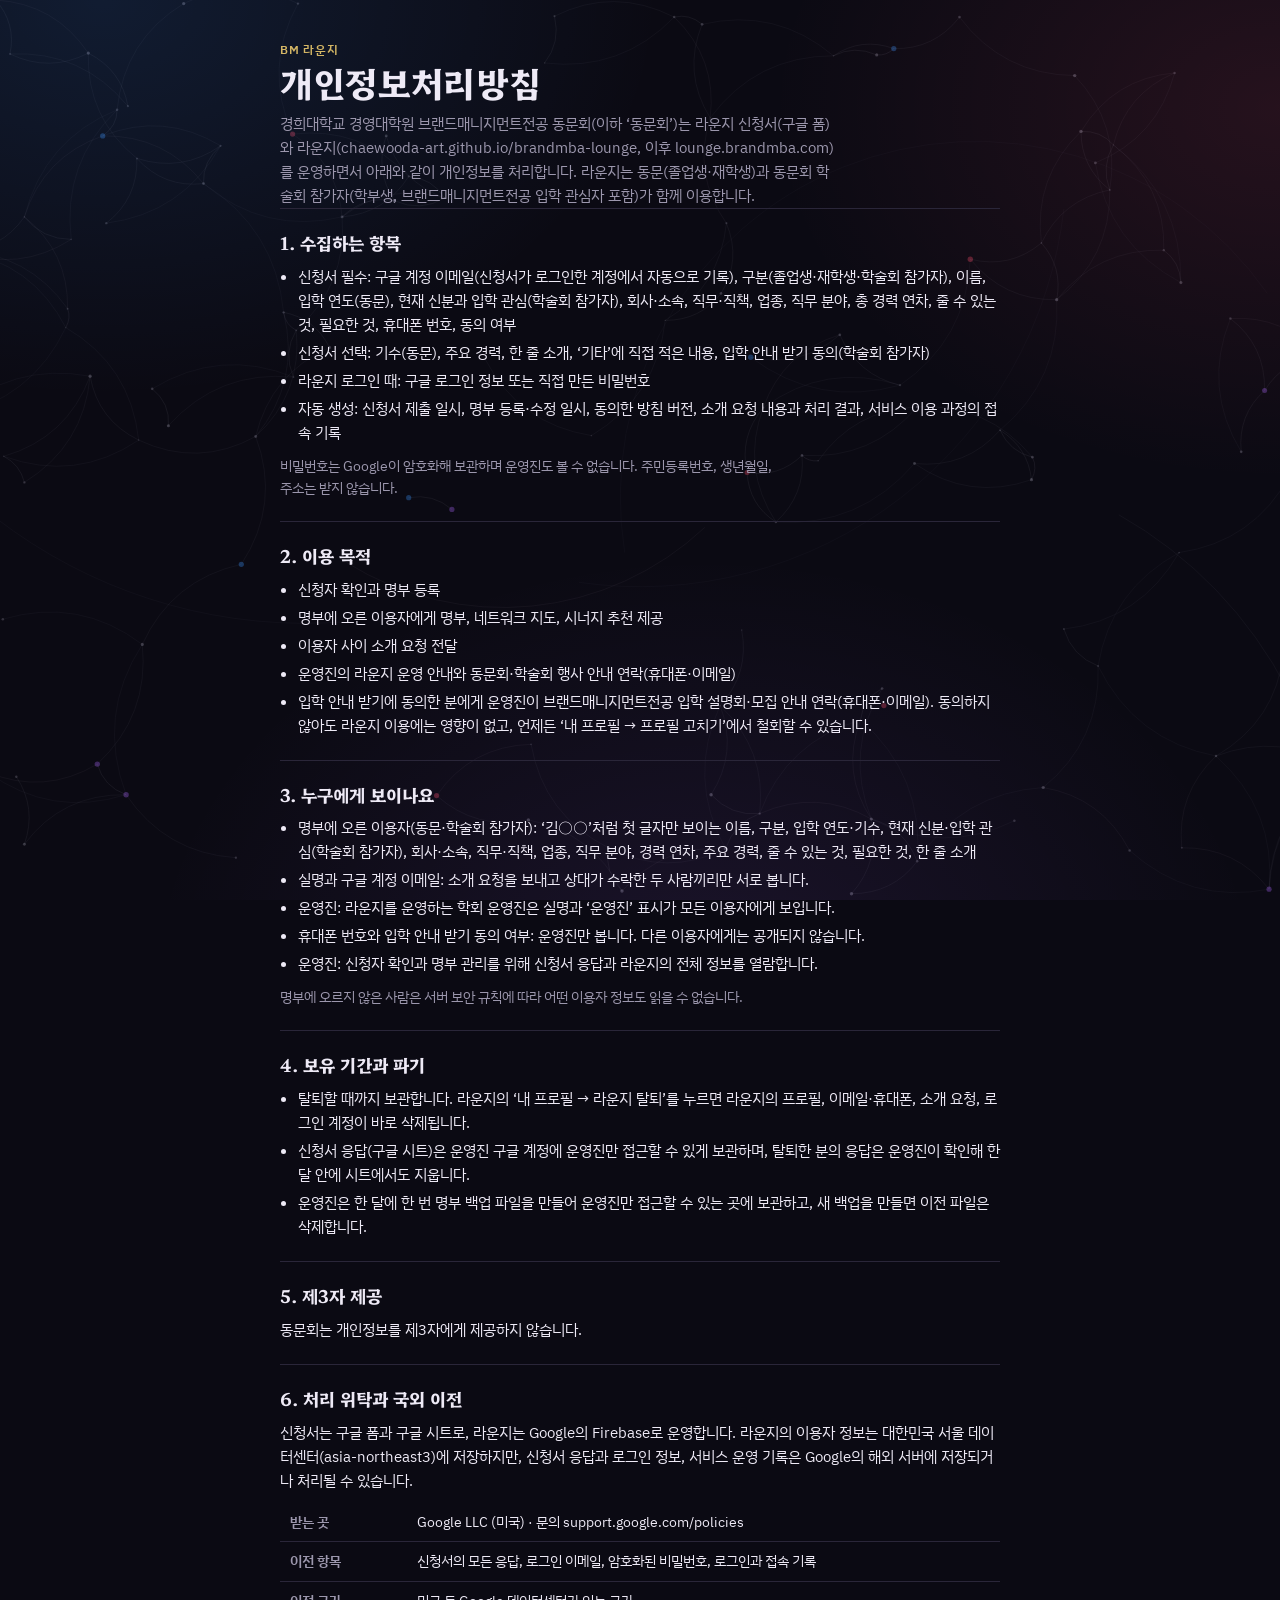
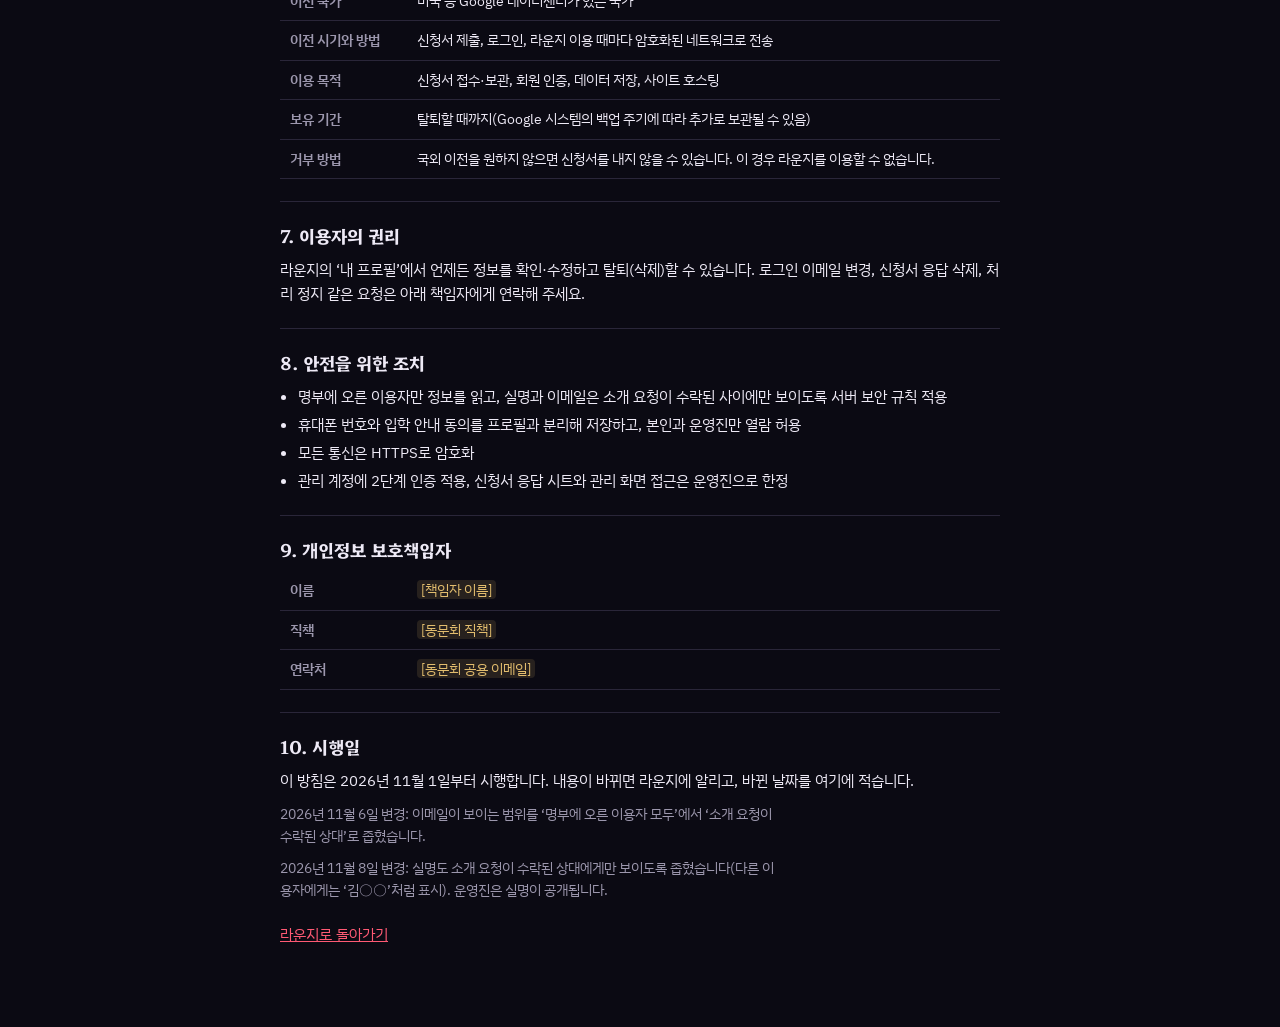
<file: public/privacy.html>
<!doctype html>
<html lang="ko">
<head>
<meta charset="utf-8">
<meta name="viewport" content="width=device-width, initial-scale=1, viewport-fit=cover">
<title>개인정보처리방침 · BM 동문 라운지</title>
<meta name="robots" content="noindex">
<link rel="icon" type="image/png" href="img/favicon-64.png">
<link rel="preconnect" href="https://fonts.googleapis.com">
<link rel="preconnect" href="https://fonts.gstatic.com" crossorigin>
<link rel="stylesheet" href="https://fonts.googleapis.com/css2?family=Hahmlet:wght@700&family=IBM+Plex+Sans+KR:wght@400;500;600&display=swap">
<link rel="stylesheet" href="styles.css">
<style>
.policy{max-width:760px;margin-inline:auto;padding-inline:20px;padding-block:40px 80px}
.policy h1{margin-bottom:8px}
.policy section{padding-block:22px;border-top:1px solid var(--line);display:grid;gap:10px}
.policy h2{font-size:1.1rem}
.policy ul{padding-left:1.2em;display:grid;gap:4px}
.policy table{border-collapse:collapse;width:100%;font-size:.88rem}
.policy th,.policy td{text-align:left;vertical-align:top;padding:8px 10px;border-bottom:1px solid var(--line)}
.policy th{width:9em;color:var(--muted);font-weight:600}
.fill{background:var(--warn-soft);color:var(--warn);padding:0 4px;border-radius:4px}
.tw{overflow-x:auto}
</style>
</head>
<body>
<article class="policy">
  <p class="eyebrow-k">BM 라운지</p>
  <h1>개인정보처리방침</h1>
  <p class="sub">경희대학교 경영대학원 브랜드매니지먼트전공 동문회(이하 ‘동문회’)는 라운지 신청서(구글 폼)와 라운지(chaewooda-art.github.io/brandmba-lounge, 이후 lounge.brandmba.com)를 운영하면서 아래와 같이 개인정보를 처리합니다. 라운지는 동문(졸업생·재학생)과 동문회 학술회 참가자(학부생, 브랜드매니지먼트전공 입학 관심자 포함)가 함께 이용합니다.</p>

  <section>
    <h2>1. 수집하는 항목</h2>
    <ul>
      <li>신청서 필수: 구글 계정 이메일(신청서가 로그인한 계정에서 자동으로 기록), 구분(졸업생·재학생·학술회 참가자), 이름, 입학 연도(동문), 현재 신분과 입학 관심(학술회 참가자), 회사·소속, 직무·직책, 업종, 직무 분야, 총 경력 연차, 줄 수 있는 것, 필요한 것, 휴대폰 번호, 동의 여부</li>
      <li>신청서 선택: 기수(동문), 주요 경력, 한 줄 소개, ‘기타’에 직접 적은 내용, 입학 안내 받기 동의(학술회 참가자)</li>
      <li>라운지 로그인 때: 구글 로그인 정보 또는 직접 만든 비밀번호</li>
      <li>자동 생성: 신청서 제출 일시, 명부 등록·수정 일시, 동의한 방침 버전, 소개 요청 내용과 처리 결과, 서비스 이용 과정의 접속 기록</li>
    </ul>
    <p class="hint">비밀번호는 Google이 암호화해 보관하며 운영진도 볼 수 없습니다. 주민등록번호, 생년월일, 주소는 받지 않습니다.</p>
  </section>

  <section>
    <h2>2. 이용 목적</h2>
    <ul>
      <li>신청자 확인과 명부 등록</li>
      <li>명부에 오른 이용자에게 명부, 네트워크 지도, 시너지 추천 제공</li>
      <li>이용자 사이 소개 요청 전달</li>
      <li>운영진의 라운지 운영 안내와 동문회·학술회 행사 안내 연락(휴대폰·이메일)</li>
      <li>입학 안내 받기에 동의한 분에게 운영진이 브랜드매니지먼트전공 입학 설명회·모집 안내 연락(휴대폰·이메일). 동의하지 않아도 라운지 이용에는 영향이 없고, 언제든 ‘내 프로필 → 프로필 고치기’에서 철회할 수 있습니다.</li>
    </ul>
  </section>

  <section>
    <h2>3. 누구에게 보이나요</h2>
    <ul>
      <li>명부에 오른 이용자(동문·학술회 참가자): ‘김○○’처럼 첫 글자만 보이는 이름, 구분, 입학 연도·기수, 현재 신분·입학 관심(학술회 참가자), 회사·소속, 직무·직책, 업종, 직무 분야, 경력 연차, 주요 경력, 줄 수 있는 것, 필요한 것, 한 줄 소개</li>
      <li>실명과 구글 계정 이메일: 소개 요청을 보내고 상대가 수락한 두 사람끼리만 서로 봅니다.</li>
      <li>운영진: 라운지를 운영하는 학회 운영진은 실명과 ‘운영진’ 표시가 모든 이용자에게 보입니다.</li>
      <li>휴대폰 번호와 입학 안내 받기 동의 여부: 운영진만 봅니다. 다른 이용자에게는 공개되지 않습니다.</li>
      <li>운영진: 신청자 확인과 명부 관리를 위해 신청서 응답과 라운지의 전체 정보를 열람합니다.</li>
    </ul>
    <p class="hint">명부에 오르지 않은 사람은 서버 보안 규칙에 따라 어떤 이용자 정보도 읽을 수 없습니다.</p>
  </section>

  <section>
    <h2>4. 보유 기간과 파기</h2>
    <ul>
      <li>탈퇴할 때까지 보관합니다. 라운지의 ‘내 프로필 → 라운지 탈퇴’를 누르면 라운지의 프로필, 이메일·휴대폰, 소개 요청, 로그인 계정이 바로 삭제됩니다.</li>
      <li>신청서 응답(구글 시트)은 운영진 구글 계정에 운영진만 접근할 수 있게 보관하며, 탈퇴한 분의 응답은 운영진이 확인해 한 달 안에 시트에서도 지웁니다.</li>
      <li>운영진은 한 달에 한 번 명부 백업 파일을 만들어 운영진만 접근할 수 있는 곳에 보관하고, 새 백업을 만들면 이전 파일은 삭제합니다.</li>
    </ul>
  </section>

  <section>
    <h2>5. 제3자 제공</h2>
    <p>동문회는 개인정보를 제3자에게 제공하지 않습니다.</p>
  </section>

  <section>
    <h2>6. 처리 위탁과 국외 이전</h2>
    <p>신청서는 구글 폼과 구글 시트로, 라운지는 Google의 Firebase로 운영합니다. 라운지의 이용자 정보는 대한민국 서울 데이터센터(asia-northeast3)에 저장하지만, 신청서 응답과 로그인 정보, 서비스 운영 기록은 Google의 해외 서버에 저장되거나 처리될 수 있습니다.</p>
    <div class="tw"><table>
      <tr><th>받는 곳</th><td>Google LLC (미국) · 문의 support.google.com/policies</td></tr>
      <tr><th>이전 항목</th><td>신청서의 모든 응답, 로그인 이메일, 암호화된 비밀번호, 로그인과 접속 기록</td></tr>
      <tr><th>이전 국가</th><td>미국 등 Google 데이터센터가 있는 국가</td></tr>
      <tr><th>이전 시기와 방법</th><td>신청서 제출, 로그인, 라운지 이용 때마다 암호화된 네트워크로 전송</td></tr>
      <tr><th>이용 목적</th><td>신청서 접수·보관, 회원 인증, 데이터 저장, 사이트 호스팅</td></tr>
      <tr><th>보유 기간</th><td>탈퇴할 때까지(Google 시스템의 백업 주기에 따라 추가로 보관될 수 있음)</td></tr>
      <tr><th>거부 방법</th><td>국외 이전을 원하지 않으면 신청서를 내지 않을 수 있습니다. 이 경우 라운지를 이용할 수 없습니다.</td></tr>
    </table></div>
  </section>

  <section>
    <h2>7. 이용자의 권리</h2>
    <p>라운지의 ‘내 프로필’에서 언제든 정보를 확인·수정하고 탈퇴(삭제)할 수 있습니다. 로그인 이메일 변경, 신청서 응답 삭제, 처리 정지 같은 요청은 아래 책임자에게 연락해 주세요.</p>
  </section>

  <section>
    <h2>8. 안전을 위한 조치</h2>
    <ul>
      <li>명부에 오른 이용자만 정보를 읽고, 실명과 이메일은 소개 요청이 수락된 사이에만 보이도록 서버 보안 규칙 적용</li>
      <li>휴대폰 번호와 입학 안내 동의를 프로필과 분리해 저장하고, 본인과 운영진만 열람 허용</li>
      <li>모든 통신은 HTTPS로 암호화</li>
      <li>관리 계정에 2단계 인증 적용, 신청서 응답 시트와 관리 화면 접근은 운영진으로 한정</li>
    </ul>
  </section>

  <section>
    <h2>9. 개인정보 보호책임자</h2>
    <div class="tw"><table>
      <tr><th>이름</th><td><span class="fill">[책임자 이름]</span></td></tr>
      <tr><th>직책</th><td><span class="fill">[동문회 직책]</span></td></tr>
      <tr><th>연락처</th><td><span class="fill">[동문회 공용 이메일]</span></td></tr>
    </table></div>
  </section>

  <section>
    <h2>10. 시행일</h2>
    <p>이 방침은 2026년 11월 1일부터 시행합니다. 내용이 바뀌면 라운지에 알리고, 바뀐 날짜를 여기에 적습니다.</p>
    <p class="hint">2026년 11월 6일 변경: 이메일이 보이는 범위를 ‘명부에 오른 이용자 모두’에서 ‘소개 요청이 수락된 상대’로 좁혔습니다.</p>
    <p class="hint">2026년 11월 8일 변경: 실명도 소개 요청이 수락된 상대에게만 보이도록 좁혔습니다(다른 이용자에게는 ‘김○○’처럼 표시). 운영진은 실명이 공개됩니다.</p>
  </section>

  <p><a href="./">라운지로 돌아가기</a></p>
</article>
</body>
</html>
</file>
<file: public/styles.css>
/* BM 동문 라운지
   네트워크 지도와 같은 남색 밤하늘을 사이트 전체 바탕으로 쓰고,
   졸업생 빨강·재학생 파랑·학술회 보라를 포인트로, 버튼은 앰블럼 빨강으로 맞춥니다. */
:root{
  --paper:#0b0a13; --surface:#15131f; --sunk:#1e1b2c; --ink:#eeeaf6; --muted:#9c97ad; --line:#2a2639;
  --crimson:#ff5a74; --crimson-ink:#1b0b10; --crimson-soft:rgba(255,79,110,.14);
  --brand:#a40f16; --brand-hi:#bd1830; --gold:#d4b665; --blue:#3a96ff; --violet:#aa68ff;
  --glass:rgba(21,19,33,.72);
  --ok:#4fd8b8; --ok-soft:rgba(79,216,184,.13); --warn:#e2bd6e; --warn-soft:rgba(226,189,110,.13); --danger:#ff6b6b;
  --st-bg:#0b0a13; --st-ink:#eeeaf6; --st-muted:#9c97ad; --st-line:rgba(238,234,246,.12); --st-glass:rgba(19,17,31,.74);
  --st-amber:#c98500; --st-crimson:#ff4f6e; --st-gold:#d4b665;
  --display:'Hahmlet','Noto Serif KR','AppleMyungjo',serif;
  --body:'IBM Plex Sans KR','Apple SD Gothic Neo','Malgun Gothic',system-ui,sans-serif;
  --mono:'IBM Plex Mono',ui-monospace,'SFMono-Regular',Menlo,monospace;
  color-scheme:dark;
}

/* ---------- 기본 ---------- */
*{box-sizing:border-box}
html{-webkit-text-size-adjust:100%;scrollbar-color:#2a2639 transparent}
::selection{background:rgba(255,79,110,.35)}
body{margin:0;position:relative;background:var(--paper);color:var(--ink);font-family:var(--body);font-size:15px;line-height:1.6;-webkit-font-smoothing:antialiased;padding-bottom:env(safe-area-inset-bottom,0px)}
[hidden]{display:none!important}
/* 사이트 전체 바탕: 세 가지 색 빛번짐 + 흐릿한 장식용 연결망 */
body::before{content:"";position:fixed;inset:0;z-index:-1;pointer-events:none;
  background:radial-gradient(900px 640px at 8% 0%,rgba(58,150,255,.13),transparent 62%),
    radial-gradient(820px 600px at 100% 12%,rgba(255,79,110,.11),transparent 62%),
    radial-gradient(900px 700px at 55% 110%,rgba(170,104,255,.10),transparent 62%),
    url(img/web.svg) center/cover no-repeat,var(--paper)}
img{max-width:100%}
h1,h2,h3,h4{margin:0;text-wrap:balance}
h1{font-family:var(--display);font-weight:700;font-size:clamp(1.55rem,1.15rem + 1.5vw,2.2rem);line-height:1.25;letter-spacing:-.01em}
h2{font-family:var(--display);font-weight:700;font-size:1.2rem;line-height:1.35}
p,dl,dd,ol,ul{margin:0}
a{color:var(--crimson)}
button{font:inherit;color:inherit;cursor:pointer}
input,textarea{font:inherit;color:inherit}
code{font-family:var(--mono);font-size:.86em;background:var(--sunk);padding:2px 7px;border-radius:6px;overflow-wrap:anywhere}
:focus-visible{outline:2px solid var(--crimson);outline-offset:2px}
.wrap{max-width:1120px;margin-inline:auto;padding-inline:20px}
.wrap.narrow{max-width:760px}
.wrap.wide{max-width:1360px}
main{padding-block:28px 80px;min-height:60vh}
.sr-only{position:absolute;width:1px;height:1px;overflow:hidden;clip:rect(0 0 0 0);white-space:nowrap}
.eyebrow{font-family:var(--mono);font-size:.72rem;letter-spacing:.16em;color:var(--crimson)}
.eyebrow-k{font-size:.78rem;font-weight:600;letter-spacing:.06em;color:var(--gold)}
.sub{color:var(--muted);max-width:62ch}
.hint{color:var(--muted);font-size:.86rem;max-width:62ch}
.muted{color:var(--muted)}
.mini{font-size:.76rem;color:var(--muted)}
.card{background:var(--glass);border:1px solid var(--line);border-radius:14px;backdrop-filter:blur(14px);-webkit-backdrop-filter:blur(14px)}
.boot{display:flex;align-items:center;justify-content:center;gap:10px;padding-block:120px;color:var(--muted)}
.spinner{width:18px;height:18px;border-radius:50%;border:2px solid var(--line);border-top-color:var(--crimson);animation:spin .8s linear infinite}
@keyframes spin{to{transform:rotate(360deg)}}

/* ---------- 상단 바 ---------- */
.bar{background:rgba(11,10,19,.8);backdrop-filter:blur(14px) saturate(1.2);-webkit-backdrop-filter:blur(14px) saturate(1.2);border-bottom:1px solid var(--line);position:sticky;top:0;z-index:20;padding-top:env(safe-area-inset-top,0px)}
.bar-in{display:flex;align-items:center;gap:10px 24px;padding-block:10px;flex-wrap:wrap}
.brand{display:flex;align-items:center;gap:10px;text-decoration:none;color:var(--ink)}
.seal{display:block;flex:none;background-color:#f3eee4;-webkit-mask:url(img/emblem-line.webp) center/contain no-repeat;mask:url(img/emblem-line.webp) center/contain no-repeat}
.mcard .seal{background-color:#fff}
.brand b{display:block;font-family:var(--display);font-size:1.05rem;line-height:1.2}
.brand small{display:block;font-size:.72rem;color:var(--muted)}
.nav{display:flex;gap:4px;flex:1;min-width:0;overflow-x:auto}
.nav a{position:relative;display:inline-flex;align-items:center;gap:6px;padding:8px 12px;border-radius:8px;color:var(--muted);font-weight:500;white-space:nowrap;text-decoration:none}
.nav a:hover{color:var(--ink);background:rgba(238,234,246,.06)}
.nav a[aria-current="page"]{color:var(--ink);background:var(--crimson-soft);box-shadow:inset 0 -2px 0 var(--crimson);font-weight:600}
.dot-n{min-width:18px;height:18px;padding:0 5px;border-radius:999px;background:var(--crimson);color:var(--crimson-ink);font-size:.7rem;font-weight:700;display:inline-flex;align-items:center;justify-content:center}
.who{display:flex;align-items:center;gap:10px;margin-left:auto;min-width:0}
.who-name{font-weight:600;font-size:.9rem;white-space:nowrap;overflow:hidden;text-overflow:ellipsis}
.who-name span{color:var(--muted);font-weight:400}
@media (max-width:760px){.brand small{display:none}.nav{order:3;flex-basis:100%}}

/* ---------- 버튼 ---------- */
.btn{display:inline-flex;align-items:center;justify-content:center;gap:6px;border-radius:8px;padding:10px 16px;font-weight:600;font-size:.92rem;border:1px solid transparent;line-height:1.2;min-height:42px;text-align:center;text-decoration:none}
.btn:disabled{opacity:.6;cursor:progress}
.btn-primary{background:linear-gradient(180deg,var(--brand-hi),var(--brand));color:#fff;border-color:rgba(255,120,140,.25)}
.btn-primary:hover:not(:disabled){filter:brightness(1.08)}
.btn-ghost{background:rgba(238,234,246,.06);border-color:var(--line);color:var(--ink)}
.btn-ghost:hover:not(:disabled){border-color:rgba(238,234,246,.4)}
.btn-danger{background:var(--danger);color:#fff}
.btn-danger-ghost{background:none;border-color:var(--danger);color:var(--danger)}
.btn-sm{padding:6px 12px;min-height:34px;font-size:.84rem}
.btn-block{width:100%}
.linklike{border:0;background:none;color:var(--muted);text-decoration:underline;text-underline-offset:3px;padding:0;font-size:.85rem;justify-self:start}
.row-btns{display:flex;flex-wrap:wrap;gap:8px;align-items:center}

/* ---------- 첫 화면(로그인 전): 예시 지도가 화면을 채우고 왼쪽에 소개 ---------- */
body[data-view="login"]{background:var(--st-bg)}
body[data-view="login"] main{padding:0}
.hero{position:relative;background:var(--st-bg);color:var(--st-ink)}
.hero-top{position:absolute;z-index:5;top:0;left:0;right:0;display:flex;align-items:center;gap:12px 20px;padding:14px 20px 26px;padding-top:calc(14px + env(safe-area-inset-top,0px));
  background:linear-gradient(rgba(11,10,19,.92),rgba(11,10,19,.7) 60%,rgba(11,10,19,0));pointer-events:none}
.hero-top > *{pointer-events:auto}
.hero-brand{display:flex;align-items:center;gap:10px;min-width:0}
.hero-brand h1{font-size:1.15rem;line-height:1.25;letter-spacing:-.01em;color:var(--st-ink)}
.hero .eyebrow{color:var(--st-gold);font-size:.64rem;letter-spacing:.14em}
.hero-cta{display:flex;align-items:center;gap:8px 12px;margin-left:auto;flex-wrap:wrap;justify-content:flex-end}
.hero-cta .linklike{font-size:.86rem}
.btn-glass{background:rgba(238,234,246,.07);border-color:var(--st-line);color:var(--st-ink)}
.btn-glass:hover:not(:disabled){border-color:rgba(238,234,246,.4)}
.hero a,.hero .linklike{color:var(--st-gold)}
.hero a.nv-btn{color:#fff}
.hero :focus-visible{outline-color:var(--st-crimson)}
.show-s{display:none}
@media (max-width:699px){.hide-s{display:none}.show-s{display:inline-flex}.hero .eyebrow{display:none}}
.hero-map{--nv-inset-t:62px}
.hero-map .nv-viz{height:calc(100vh - 56px);height:calc(100svh - 56px);min-height:540px}
@media (min-width:980px){.hero-map .nv-viz{height:100vh;height:100svh;min-height:600px}}
.hero-map .nv-stage{border-radius:0;box-shadow:none}
.nv-intro{display:grid;gap:12px;padding-bottom:18px;border-bottom:1px solid var(--st-line)}
.nv-hl{font-family:var(--display);font-weight:700;font-size:1.4rem!important;line-height:1.35!important}
.nv-ex{color:var(--st-gold);font-weight:600}
.nv-pick{display:grid;gap:8px;font-size:.8rem;color:var(--st-muted)}
.hero .pick{background:transparent;border-color:var(--st-line);color:var(--st-muted);font-size:.8rem;padding:5px 11px;min-height:32px}
.hero .pick:hover{border-color:rgba(238,234,246,.4);color:var(--st-ink)}
.hero .pick[aria-pressed="true"]{background:rgba(255,79,110,.14);border-color:var(--st-crimson);color:var(--st-ink)}
@media (max-width:979px){.nv-intro{padding-top:4px}}
.login-box{display:grid;gap:18px;padding-top:4px}
.login-box h2{font-size:1.35rem;padding-right:36px}
.tabs{display:flex;border-bottom:1px solid var(--line)}
.tabs button{flex:1;border:0;background:none;padding:10px;font-weight:600;color:var(--muted);border-bottom:2px solid transparent;margin-bottom:-1px}
.tabs button[aria-selected="true"]{color:var(--ink);border-color:var(--crimson)}
.stack{display:grid;gap:14px}
.or{display:flex;align-items:center;gap:10px;color:var(--muted);font-size:.8rem}
.or::before,.or::after{content:"";flex:1;height:1px;background:var(--line)}

/* ---------- 폼 ---------- */
.page-head{display:grid;gap:6px;margin-bottom:22px}
.page-head.split{grid-template-columns:minmax(0,auto) minmax(0,1fr);align-items:end;gap:8px 40px}
.page-head.split .sub{justify-self:end;text-align:right;max-width:52ch}
@media (max-width:900px){.page-head.split{grid-template-columns:minmax(0,1fr)}.page-head.split .sub{justify-self:start;text-align:left}}
.field{display:grid;gap:6px;min-width:0}
.field label,.label{font-size:.86rem;font-weight:600}
.field small,.label small{font-weight:400;color:var(--muted);margin-left:6px;font-variant-numeric:tabular-nums}
.static{min-height:44px;display:flex;align-items:center;padding:0 12px;border-radius:8px;background:var(--sunk);color:var(--muted)}
input[type=text],input[type=email],input[type=password],input[type=search],input[type=tel],textarea{width:100%;background:var(--surface);border:1px solid var(--line);border-radius:8px;padding:10px 12px;min-height:44px}
textarea{resize:vertical;line-height:1.55}
input:focus,textarea:focus{border-color:var(--crimson);outline:none;box-shadow:0 0 0 3px var(--crimson-soft)}
[aria-invalid="true"]{border-color:var(--crimson)}
.picks[aria-invalid="true"] .pick{border-color:var(--crimson)}
.ferr{color:var(--danger);font-size:.8rem}
.ferr:empty{display:none}
.fs{display:grid;gap:16px;padding-block:22px;border-top:1px solid var(--line)}
.g2{display:grid;grid-template-columns:repeat(2,minmax(0,1fr));gap:14px}
@media (max-width:560px){.g2{grid-template-columns:minmax(0,1fr)}}
.picks{display:flex;flex-wrap:wrap;gap:8px}
.picks:focus{outline:none}
.pick{display:inline-flex;align-items:center;gap:6px;border:1px solid var(--line);background:var(--surface);border-radius:999px;padding:6px 13px;font-size:.86rem;color:var(--ink);min-height:36px}
.pick:hover{border-color:var(--muted)}
.pick[aria-pressed="true"]{background:var(--crimson-soft);border-color:var(--crimson);color:var(--crimson);font-weight:600}
.check{display:grid;grid-template-columns:auto minmax(0,1fr);gap:10px;align-items:start;font-size:.9rem;cursor:pointer}
.check input{width:18px;height:18px;margin:3px 0 0;accent-color:var(--crimson)}
.check small{display:block;color:var(--muted);font-size:.8rem}
.form-foot{display:flex;flex-wrap:wrap;align-items:center;gap:10px;justify-content:flex-end;padding-top:20px;border-top:1px solid var(--line)}
.err-sum{color:var(--danger);font-size:.86rem;margin-right:auto}

/* ---------- 인증·대기 ---------- */
.pend{padding:28px;display:grid;gap:18px}
.steps{list-style:none;padding:0;display:grid;grid-template-columns:repeat(3,minmax(0,1fr));gap:10px}
.steps li{display:grid;gap:2px;padding-top:10px;border-top:3px solid var(--line);font-size:.84rem}
.steps li b{font-size:.92rem}
.steps li span{color:var(--muted)}
.steps li.done{border-color:var(--ok)}
.steps li.now,.steps li.warn{border-color:var(--warn)}
.kv{display:grid;grid-template-columns:max-content minmax(0,1fr);gap:10px 18px;font-size:.9rem;align-items:baseline}
.kv dt{color:var(--muted);font-size:.84rem}
.tags{display:flex;flex-wrap:wrap;gap:4px}
.tag{font-size:.76rem;padding:2px 9px;border-radius:999px;background:var(--sunk);color:var(--ink)}
.badge{display:inline-flex;align-items:center;font-size:.72rem;font-weight:600;padding:2px 9px;border-radius:999px;line-height:1.6;white-space:nowrap;background:var(--sunk);color:var(--muted)}
.badge.warn{background:var(--warn-soft);color:var(--warn)}
.badge.ok{background:var(--ok-soft);color:var(--ok)}
.staff-tag{font-family:var(--body);font-size:.7rem;background:rgba(212,182,101,.16);color:var(--gold);border:1px solid rgba(212,182,101,.4);padding:0 8px;border-radius:999px;font-weight:600;line-height:1.6;margin-left:6px;vertical-align:middle}
.nv-staff{background:rgba(212,182,101,.16)!important;color:var(--st-gold)!important}
.me-tag{font-family:var(--body);font-size:.7rem;background:var(--crimson);color:var(--crimson-ink);padding:1px 8px;border-radius:999px;font-weight:600;line-height:1.6}

/* ---------- 명부 ---------- */
.toolbar{display:grid;gap:12px;margin-bottom:12px}
.toolbar input[type=search]{min-height:48px;font-size:1rem}
.filters{display:flex;flex-wrap:wrap;gap:6px}
.toggle{display:inline-flex;align-items:center;gap:8px;font-size:.9rem;cursor:pointer;justify-self:start}
.toggle input{accent-color:var(--crimson);width:18px;height:18px;margin:0}
.count{color:var(--muted);font-size:.85rem;margin-bottom:12px;font-variant-numeric:tabular-nums}
.dir-grid{display:grid;grid-template-columns:repeat(auto-fill,minmax(250px,1fr));gap:12px}
.dcard{display:grid;gap:6px;align-content:start;text-align:left;background:var(--glass);border:1px solid var(--line);border-radius:14px;padding:16px;color:var(--ink);transition:border-color .15s}
.dcard:hover{border-color:var(--crimson)}
.dtop{display:flex;justify-content:space-between;gap:8px;font-size:.78rem;color:var(--muted)}
.coh{font-variant-numeric:tabular-nums;font-weight:600;color:var(--ink)}
.dname{font-family:var(--display);font-size:1.2rem;font-weight:700;display:flex;align-items:center;gap:8px;line-height:1.3}
.drole{font-size:.86rem;color:var(--muted)}
.dmatch{font-size:.78rem;color:var(--crimson);font-weight:600}
.empty{grid-column:1/-1;padding:28px;text-align:center;color:var(--muted);border:1px dashed var(--line);border-radius:14px}

/* ---------- 소개 요청 ---------- */
.isec{display:grid;gap:10px;margin-bottom:28px}
.isec h2 .muted{font-family:var(--body);font-weight:500;font-size:.9rem;margin-left:4px}
.icard{background:var(--glass);border:1px solid var(--line);border-radius:14px;padding:16px 18px;display:grid;gap:10px}
.icard header{display:flex;flex-wrap:wrap;align-items:center;gap:6px 10px}
.icard header b{font-size:1rem}
.icard header > span:not(.badge){color:var(--muted);font-size:.85rem}
.icard time{margin-left:auto;font-size:.8rem;color:var(--muted)}
.imsg{white-space:pre-wrap;font-size:.92rem;padding-left:12px;border-left:2px solid var(--line)}
.contact{font-size:.9rem;display:flex;flex-wrap:wrap;gap:8px;align-items:center}

/* ---------- 내 프로필 ---------- */
.me-grid{display:grid;grid-template-columns:minmax(0,340px) minmax(0,1fr);gap:16px;align-items:start}
@media (max-width:780px){.me-grid{grid-template-columns:minmax(0,1fr)}}
.mcard{color:#fff;border-radius:16px;padding:20px 22px;display:grid;gap:28px;min-height:210px;align-content:space-between;border:1px solid rgba(255,255,255,.14);box-shadow:0 30px 60px -30px rgba(120,40,160,.6);
  background:repeating-radial-gradient(circle at 118% 128%,transparent 0 13px,rgba(255,255,255,.07) 13px 14px),linear-gradient(140deg,#b3122a 0%,#7a1c6a 52%,#2b3a9e 100%)}
.mc-top{display:flex;align-items:center;justify-content:space-between;gap:10px}
.mc-eyebrow{font-family:var(--mono);font-size:.68rem;letter-spacing:.16em;text-align:right;line-height:1.5}
.mc-name{font-family:var(--display);font-size:1.75rem;font-weight:700;line-height:1.2}
.mc-meta{font-size:.9rem}
.mc-no{font-family:var(--mono);font-size:.76rem;letter-spacing:.1em;margin-top:6px;opacity:.85}
.me-body{padding:20px;display:grid;gap:18px}
.me-links{margin-top:16px;padding:16px 20px;display:flex;flex-wrap:wrap;gap:12px;align-items:center;justify-content:space-between}
.me-links b{color:var(--crimson);font-variant-numeric:tabular-nums}
.danger{margin-top:40px;padding-top:20px;border-top:1px solid var(--line);display:grid;gap:8px;justify-items:start}
.danger h2{font-size:1rem}

/* ---------- 운영진 ---------- */
.tiles{display:grid;grid-template-columns:repeat(auto-fit,minmax(160px,1fr));gap:12px;margin-bottom:28px}
.tile{padding:16px 18px;display:grid;gap:2px}
.tile span{font-size:.8rem;color:var(--muted)}
.tile b{font-family:var(--display);font-size:1.85rem;font-variant-numeric:tabular-nums;line-height:1.2}
.tile b small{font-family:var(--body);font-size:.85rem;font-weight:500;color:var(--muted);margin-left:2px}
.tile.warn b{color:var(--warn)}
.adm-sec{margin-bottom:28px;display:grid;gap:10px}
.adm-all{padding:0}
.adm-all summary{cursor:pointer;padding:14px 18px;font-weight:600}
.adm-all .arows{padding:0 12px 12px}
.sec-head{display:flex;align-items:center;gap:10px;flex-wrap:wrap}
.sec-head .push{margin-left:auto}
.arows{display:grid;gap:8px}
.arow{display:grid;grid-template-columns:minmax(0,1.4fr) minmax(0,1.5fr) minmax(0,1fr) auto auto;gap:8px 16px;align-items:center;background:var(--glass);border:1px solid var(--line);border-radius:12px;padding:12px 16px}
.a-who b{font-size:.98rem}
.a-who > span{color:var(--muted);font-size:.85rem;margin-left:4px}
.a-who small{display:block;color:var(--muted);font-size:.78rem;overflow-wrap:anywhere}
.a-job{font-size:.88rem}
.a-ind{font-size:.85rem;color:var(--muted)}
.a-date{font-size:.8rem;color:var(--muted);font-variant-numeric:tabular-nums;white-space:nowrap}
.a-act{display:flex;gap:6px;flex-wrap:wrap}
@media (max-width:760px){
  .arow{grid-template-columns:minmax(0,1fr) auto}
  .a-job,.a-ind{grid-column:1}
  .a-date{grid-column:2;grid-row:1;justify-self:end}
  .a-act{grid-column:1/-1}
}
.two{display:grid;grid-template-columns:repeat(auto-fit,minmax(280px,1fr));gap:12px;margin-bottom:20px}
.dist,.backup{padding:18px;display:grid;gap:12px;align-content:start}
.drow{display:grid;grid-template-columns:9em minmax(0,1fr) 2.2em;gap:10px;align-items:center;font-size:.84rem}
.dbar{height:8px;border-radius:999px;background:var(--sunk);overflow:hidden}
.dbar i{display:block;height:100%;border-radius:999px;background:linear-gradient(90deg,#ff4f6e,#aa68ff)}
.drow b{text-align:right;font-variant-numeric:tabular-nums}

/* ---------- 신청서 가져오기 ---------- */
.linkish{color:var(--crimson);font-weight:600}
.imp{padding:20px;display:grid;gap:14px;margin-bottom:28px}
.howto{padding-left:1.2em;display:grid;gap:4px;font-size:.9rem;color:var(--muted);max-width:72ch}
.howto b{color:var(--ink);font-weight:600}
.howto li::marker{color:var(--crimson);font-weight:700}
.imp-opts{gap:10px 20px}
.imp-opts .check{font-size:.86rem}
.file-btn{cursor:pointer}
.file-btn:focus-within{outline:2px solid var(--crimson);outline-offset:2px}
.imp-sum{display:flex;flex-wrap:wrap;gap:6px 18px;font-size:.9rem;padding:12px 14px;border-radius:10px;background:var(--sunk)}
.imp-sum b{font-family:var(--display);font-size:1.15rem;margin-right:2px;font-variant-numeric:tabular-nums}
.imp-sum .w b{color:var(--warn)}
.imp-sum .e b{color:var(--danger)}
.imp-table{overflow:auto;max-height:420px;border:1px solid var(--line);border-radius:10px;margin-block:10px}
.imp-table table{border-collapse:collapse;width:100%;min-width:560px;font-size:.84rem}
.imp-table th,.imp-table td{text-align:left;padding:7px 10px;border-bottom:1px solid var(--line);vertical-align:top}
.imp-table th{position:sticky;top:0;background:var(--surface);font-size:.74rem;color:var(--muted);font-weight:600}
.imp-table td.num{font-variant-numeric:tabular-nums;white-space:nowrap}
.imp-table td small{display:block;color:var(--danger);font-size:.76rem}
.imp-table tr.ok td:last-child{color:var(--ok);font-weight:600}
.imp-table tr.warn td:last-child{color:var(--warn);font-weight:600}
.imp-table tr.err td:last-child{color:var(--danger);font-weight:600}
.imp-fatal{color:var(--danger);font-size:.9rem}
.imp-done{padding:12px 14px;border-radius:10px;background:var(--ok-soft);color:var(--ok);font-size:.9rem}
#adm-q{margin-bottom:4px}

/* ---------- 모달·알림 ---------- */
#modal{position:fixed;inset:0;z-index:50;display:grid;place-items:center;padding:16px}
.m-back{position:absolute;inset:0;background:rgba(5,4,10,.66);backdrop-filter:blur(3px);-webkit-backdrop-filter:blur(3px)}
.m-panel{position:relative;background:var(--surface);color:var(--ink);border-radius:16px;max-width:560px;width:100%;max-height:calc(100% - 16px);overflow:auto;padding:24px;display:grid;gap:16px;box-shadow:0 30px 80px rgba(0,0,0,.6);border:1px solid var(--line);outline:none}
.m-x{position:absolute;top:10px;right:10px;width:38px;height:38px;border:0;background:none;font-size:1.4rem;line-height:1;color:var(--muted);border-radius:8px}
.m-x:hover{background:var(--sunk);color:var(--ink)}
.pm-head{display:grid;gap:4px;padding-right:36px}
.pm-head h2{font-size:1.5rem;display:flex;align-items:center;gap:8px}
.intro{font-size:.95rem;padding-left:12px;border-left:2px solid var(--line)}
.rel{background:var(--crimson-soft);border-radius:10px;padding:12px 14px;font-size:.9rem;display:grid;gap:4px}
.rel b{color:var(--crimson)}
#toast{position:fixed;left:50%;bottom:calc(20px + env(safe-area-inset-bottom,0px));transform:translate(-50%,8px);background:var(--ink);color:var(--paper);padding:12px 18px;border-radius:12px;font-size:.9rem;width:max-content;max-width:min(560px,calc(100% - 32px));opacity:0;transition:opacity .2s,transform .2s;z-index:60;box-shadow:0 10px 30px rgba(0,0,0,.2)}
#toast.show{opacity:1;transform:translate(-50%,0)}

/* ---------- 네트워크 지도 무대 ---------- */
.nv-stage{position:relative;background:var(--st-bg);color:var(--st-ink);border-radius:22px;overflow:hidden;box-shadow:0 40px 90px -50px rgba(24,14,70,.75)}
.nv-viz{position:relative;height:clamp(600px,78vh,820px)}
.nv-cv{position:absolute;inset:0;width:100%;height:100%;display:block;cursor:grab}
.nv-stage :focus-visible{outline-color:var(--st-crimson)}
.nv-glass{background:var(--st-glass);backdrop-filter:blur(16px) saturate(1.2);-webkit-backdrop-filter:blur(16px) saturate(1.2);border:1px solid var(--st-line);border-radius:12px}
.nv-ov{position:absolute;left:16px;right:16px;display:flex;flex-wrap:wrap;gap:10px;pointer-events:none;z-index:3}
.nv-ov > *{pointer-events:auto}
.nv-top{top:calc(16px + var(--nv-inset-t,0px));align-items:center}
.nv-bot{bottom:16px;align-items:flex-end;justify-content:space-between;flex-wrap:nowrap}
.nv-bot .nv-legend{min-width:0;flex:0 1 auto}
@media (min-width:980px){.nv-ov{right:364px}}
.nv-pills{display:inline-flex;padding:4px;gap:2px}
.nv-pills button{border:0;background:none;color:var(--st-muted);padding:7px 14px;border-radius:9px;font-size:.86rem;font-weight:500;white-space:nowrap;transition:background-color .2s,color .2s}
.nv-pills button:hover{color:var(--st-ink)}
.nv-pills button[aria-pressed="true"]{background:rgba(238,234,246,.13);color:var(--st-ink);font-weight:600}
.nv-search{position:relative;flex:1 1 200px;max-width:300px;margin-left:auto}
.nv-search input{width:100%;background:var(--st-glass);border:1px solid var(--st-line);color:var(--st-ink);padding:10px 14px;min-height:42px;border-radius:12px;outline:none;box-shadow:none}
.nv-search input::placeholder{color:var(--st-muted)}
.nv-search input:focus{border-color:rgba(255,79,110,.6);box-shadow:none}
.nv-sugg{position:absolute;top:calc(100% + 6px);left:0;right:0;list-style:none;margin:0;padding:6px;max-height:300px;overflow:auto}
.nv-sugg button{width:100%;text-align:left;border:0;background:none;color:var(--st-ink);padding:8px 10px;border-radius:8px;font-size:.86rem}
.nv-sugg button:hover,.nv-sugg button:focus-visible{background:rgba(238,234,246,.1);outline:none}
.nv-sugg span{color:var(--st-muted);margin-left:6px;font-size:.78rem}
.nv-none{padding:8px 10px;color:var(--st-muted);font-size:.84rem}
.nv-legend{display:flex;flex-wrap:wrap;align-items:center;gap:6px 16px;padding:10px 14px;font-size:.82rem;max-width:620px}
.nv-legend label{display:inline-flex;align-items:center;gap:7px;cursor:pointer}
.nv-types{display:flex;flex-wrap:wrap;gap:4px 14px;flex-basis:100%;padding-bottom:6px;margin-bottom:2px;border-bottom:1px solid var(--st-line)}
.nv-types span{display:inline-flex;align-items:center;gap:7px}
.nv-dot{width:9px;height:9px;border-radius:50%;display:inline-block;flex:none}
.nv-legend input{accent-color:var(--st-crimson);width:15px;height:15px;margin:0}
.nv-legend .nv-me-l{cursor:default}
.nv-lh{flex-basis:100%;color:var(--st-muted);font-size:.74rem}
.nv-ring{width:11px;height:11px;border-radius:50%;border:1.5px solid var(--st-gold);display:inline-block;flex:none}
.nv-sw{display:block;flex:none}
.nv-zoom{display:flex;flex-direction:column;padding:4px;gap:2px}
.nv-zoom button{width:36px;height:36px;border:0;background:none;color:var(--st-ink);border-radius:8px;font-size:1.05rem;line-height:1}
.nv-zoom button:hover{background:rgba(238,234,246,.1)}
.nv-zoom .nv-mo{font-size:.72rem;letter-spacing:-.05em;border-top:1px solid var(--st-line);border-radius:0 0 8px 8px}
.nv-mini{position:absolute;left:12px;right:12px;bottom:12px;z-index:4;padding:12px 14px;display:grid;gap:10px;animation:nv-in .3s cubic-bezier(.2,.7,.2,1)}
.nv-mini-t{display:grid;gap:2px}
.nv-mini-t b{font-family:var(--display);font-size:1.15rem;line-height:1.3}
.nv-mini-t span{color:var(--st-muted);font-size:.8rem}
.has-mini .nv-bot{visibility:hidden}
.nv-tip{position:absolute;z-index:4;pointer-events:none;padding:9px 12px;font-size:.8rem;line-height:1.5;max-width:250px}
.nv-tip b{font-weight:600}
.nv-tip span{color:var(--st-muted)}
.nv-empty{position:absolute;left:50%;top:50%;transform:translate(-50%,-50%);z-index:2;display:grid;gap:4px;padding:16px 20px;max-width:340px;text-align:center;font-size:.86rem}
.nv-empty span{color:var(--st-muted)}
@media (min-width:980px){.nv-empty{left:calc(50% - 174px)}}

.nv-panel{padding:20px;display:grid;gap:18px;align-content:start;z-index:3}
@media (min-width:980px){.nv-panel{position:absolute;top:calc(16px + var(--nv-inset-t,0px));right:16px;bottom:16px;width:332px;overflow:auto;scrollbar-width:thin;scrollbar-color:rgba(238,234,246,.2) transparent}}
@media (max-width:979px){
  .nv-viz{height:600px}
  .nv-panel::before{content:"";display:block;width:40px;height:4px;border-radius:2px;background:rgba(238,234,246,.28);margin:-6px auto 4px}
  .nv-panel{border-top:1px solid var(--st-line);background:transparent;backdrop-filter:none;-webkit-backdrop-filter:none;border-radius:0;border-inline:0;border-bottom:0}
}
.nv-panel.swap{animation:nv-in .45s cubic-bezier(.2,.7,.2,1)}
@keyframes nv-in{from{opacity:0;transform:translateY(6px)}to{opacity:1;transform:none}}
.nv-k{font-family:var(--mono);font-size:.68rem;letter-spacing:.18em;color:var(--st-gold)}
.nv-panel h2{font-family:var(--display);font-weight:700;font-size:1.6rem;line-height:1.25;letter-spacing:-.01em;color:var(--st-ink)}
.nv-me{font-family:var(--body);font-size:.72rem;font-weight:600;padding:2px 9px;border-radius:999px;border:1px solid var(--st-gold);color:var(--st-gold);vertical-align:middle}
.nv-d{color:var(--st-muted);font-size:.86rem}
.nv-ptop{display:flex;align-items:center;justify-content:space-between;gap:10px}
.nv-close{border:1px solid var(--st-line);background:none;color:var(--st-ink);border-radius:999px;padding:4px 12px;font-size:.78rem}
.nv-close:hover{border-color:var(--st-muted)}
.nv-meta{font-size:.84rem;color:var(--st-muted);margin-top:-10px}
.nv-org{font-size:.95rem}
.nv-org span{color:var(--st-muted)}
.nv-give{display:grid;gap:10px}
.nv-give h4{font-size:.74rem;font-weight:600;color:var(--st-muted);margin-bottom:5px}
.nv-chips{display:flex;flex-wrap:wrap;gap:5px}
.nv-chip{font-size:.78rem;padding:3px 10px;border-radius:999px;border:1px solid var(--st-line)}
.nv-chip.give{border-color:rgba(201,133,0,.75)}
.nv-chip.need{border-color:rgba(255,79,110,.6)}
.nv-actions{display:flex;gap:8px;flex-wrap:wrap}
.nv-btn{border:1px solid var(--st-line);background:rgba(238,234,246,.05);color:var(--st-ink);border-radius:10px;padding:8px 14px;font-size:.84rem;font-weight:600;justify-self:start}
.nv-btn:hover{border-color:var(--st-muted)}
.nv-btn.primary{background:linear-gradient(180deg,var(--brand-hi),var(--brand));border-color:rgba(255,120,140,.25);color:#fff}
.nv-sec{display:grid;gap:6px}
.nv-sec h3{display:flex;align-items:baseline;gap:8px;font-size:.8rem;font-weight:600;color:var(--st-muted)}
.nv-sec h3 b{margin-left:auto;color:var(--st-ink);font-variant-numeric:tabular-nums}
.nv-h{font-size:.74rem;color:var(--st-muted);margin-top:-2px}
.nv-row{display:grid;gap:1px;text-align:left;width:100%;border:1px solid var(--st-line);background:rgba(238,234,246,.035);border-radius:10px;padding:8px 11px;color:var(--st-ink);transition:border-color .2s,background-color .2s}
.nv-row:hover{border-color:rgba(255,79,110,.55);background:rgba(255,79,110,.06)}
.nv-pn{font-weight:600;font-size:.88rem}
.nv-pn i{font-style:normal;font-weight:400;color:var(--st-muted);margin-left:6px;font-size:.78rem}
.nv-pw{font-size:.76rem;color:var(--st-gold)}
.nv-names{display:flex;flex-wrap:wrap;gap:5px}
.nv-nm{border:1px solid var(--st-line);background:none;color:var(--st-ink);border-radius:999px;padding:3px 10px;font-size:.78rem}
.nv-nm:hover{border-color:var(--st-muted)}
.nv-more{font-size:.76rem;color:var(--st-muted);align-self:center}
.nv-bar{display:grid;grid-template-columns:7.6em minmax(0,1fr) 2.8em;gap:10px;align-items:center;font-size:.8rem}
.nv-tr{height:6px;border-radius:999px;background:rgba(238,234,246,.08);overflow:hidden}
.nv-tr i{display:block;height:100%;width:var(--w);border-radius:999px;background:linear-gradient(90deg,#ff4f6e,#aa68ff);animation:nv-grow 1.1s cubic-bezier(.2,.7,.2,1) both}
@keyframes nv-grow{from{width:0}}
.nv-bar b{text-align:right;font-weight:600;font-variant-numeric:tabular-nums}
.nv-note{display:flex;gap:9px;align-items:center;font-size:.78rem;color:var(--st-muted);border-top:1px solid var(--st-line);padding-top:14px}

a.nv-btn{text-decoration:none;display:inline-flex;align-items:center}

/* ---------- 경력 ---------- */
.career{list-style:none;padding:0;display:grid;gap:2px}
.career li{padding-left:14px;position:relative}
.career li::before{content:"";position:absolute;left:2px;top:.72em;width:5px;height:5px;border-radius:50%;background:var(--crimson)}
.career-in{display:grid;gap:8px}
.dcareer{font-size:.8rem;color:var(--muted);display:flex;gap:6px;align-items:baseline;min-width:0;overflow:hidden;text-overflow:ellipsis;white-space:nowrap}
.dcareer i{font-style:normal;font-size:.7rem;font-weight:600;color:var(--ink);background:var(--sunk);padding:0 7px;border-radius:999px;flex:none}
.dcareer small{flex:none}

/* ---------- 시너지 추천 ---------- */
.nudge{background:var(--warn-soft);color:var(--ink);border-radius:12px;padding:12px 16px;font-size:.88rem;margin-bottom:18px;display:flex;flex-wrap:wrap;gap:6px 12px;align-items:center}
.nudge .linklike{color:var(--warn);font-weight:600}
.msec{display:grid;gap:12px;margin-bottom:22px}
.rec-grid{display:grid;grid-template-columns:repeat(auto-fill,minmax(270px,1fr));gap:12px}
.rcard{display:grid;grid-template-rows:auto 1fr auto;gap:10px;background:var(--glass);border:1px solid var(--line);border-radius:14px;padding:16px;transition:border-color .15s}
.rcard:hover{border-color:var(--crimson)}
.rc-main{display:grid;gap:4px;text-align:left;border:0;background:none;padding:0;color:var(--ink)}
.rc-cta{display:flex;gap:8px;flex-wrap:wrap;align-items:center}
.why{list-style:none;padding:0;display:grid;gap:5px;align-content:start}
.why li{font-size:.82rem;line-height:1.45;padding:5px 10px 5px 26px;border-radius:8px;background:var(--sunk);position:relative}
.why li::before{position:absolute;left:9px;top:5px;font-weight:700;font-size:.8rem}
.why .w-get{background:var(--crimson-soft)}
.why .w-get::before{content:"←";color:var(--crimson)}
.why .w-give{background:var(--crimson-soft)}
.why .w-give::before{content:"→";color:var(--crimson)}
.why .w-co::before{content:"◆";color:var(--warn);font-size:.66rem;top:7px}
.why .w-ind::before,.why .w-fn::before{content:"●";color:var(--muted);font-size:.6rem;top:8px}
.why .w-senior::before,.why .w-junior::before{content:"↕";color:var(--ok)}
.rel .why li{background:var(--surface)}
.rel-h{font-weight:600;font-size:.84rem;color:var(--crimson)}
.msec-card{padding:18px;display:grid;gap:12px;align-content:start}
.m-h3{font-size:.92rem;font-weight:600;display:flex;gap:6px;align-items:baseline;margin-top:4px}
.ind-bars{display:grid;gap:4px}
.drow.ib{border:0;background:none;padding:6px 8px;margin:0 -8px;border-radius:8px;text-align:left;color:var(--ink)}
.drow.ib:hover{background:var(--sunk)}
.drow.ib.mine span:first-child{font-weight:600}
.drow.ib em{font-style:normal;font-size:.7rem;color:var(--crimson);margin-left:4px}
.pchips{display:flex;flex-wrap:wrap;gap:6px;align-items:center}
.pchip{display:inline-flex;align-items:baseline;gap:6px;border:1px solid var(--line);background:var(--surface);border-radius:999px;padding:4px 12px;font-size:.84rem;color:var(--ink)}
button.pchip:hover{border-color:var(--crimson)}
.pchip small{color:var(--muted);font-size:.72rem}
.pchip.me{background:var(--crimson);border-color:var(--crimson);color:var(--crimson-ink);font-weight:600}
.co-list{display:grid;gap:12px}
.co-row{display:grid;grid-template-columns:minmax(0,1fr) auto;gap:6px 10px;padding-bottom:12px;border-bottom:1px solid var(--line)}
.co-row:last-child{border-bottom:0;padding-bottom:0}
.co-row .pchips{grid-column:1/-1}
.co-row.mine b{color:var(--crimson)}
.auto{padding:18px;display:grid;gap:8px;margin-bottom:16px;border-left:3px solid var(--ok)}

.why .w-bridge::before{content:"⇄";color:var(--ok)}
.g-first{gap:8px}

/* ---------- 로그인 전 미리 보기 ---------- */
.showcase{padding-block:56px 88px;border-top:1px solid var(--line)}
.sc-head{display:grid;gap:10px;margin-bottom:18px}
.sc-head h2{font-size:clamp(1.35rem,1.05rem + 1.1vw,1.9rem)}
.sc-head .eyebrow-k{display:flex;align-items:center;gap:8px}
.sc-pick{display:grid;gap:6px}
.sc-me{font-size:.9rem;color:var(--muted)}
.sc-me b{background:var(--crimson);color:var(--crimson-ink);font-size:.72rem;padding:1px 8px;border-radius:999px;margin-right:6px}
.sc-me small,.sc-rec small{color:var(--muted);font-weight:400;font-family:var(--body);font-size:.78rem;margin-left:4px}
.sc-net .nv-stage{min-height:0}
.sc-grid{display:grid;grid-template-columns:repeat(auto-fit,minmax(300px,1fr));gap:12px;margin-top:16px}
.sc-h{font-family:var(--display);font-size:1.1rem;font-weight:700}
.sc-recs{display:grid;gap:12px}
.sc-rec{display:grid;gap:8px;padding-top:12px;border-top:1px solid var(--line)}
.sc-rec:first-child{border-top:0;padding-top:0}
.sc-rec .dname{font-size:1.05rem}
.drow.mine span:first-child{font-weight:600}
.drow em{font-style:normal;font-size:.7rem;color:var(--crimson);margin-left:4px}
.sc-cta{margin-top:16px;display:grid;grid-template-columns:minmax(0,1fr) minmax(0,1.6fr) auto;gap:16px 28px;align-items:center;background:var(--surface);border:1px solid var(--line);border-radius:14px;padding:20px 22px}
.sc-cta-t{display:grid;gap:4px}
.sc-cta .flow{margin:0}
@media (max-width:1000px){.sc-cta{grid-template-columns:minmax(0,1fr)}.sc-cta .btn{justify-self:start}}
.flow{list-style:none;padding:0;display:grid;grid-template-columns:repeat(4,minmax(0,1fr));gap:10px;counter-reset:f}
@media (max-width:560px){.flow{grid-template-columns:repeat(2,minmax(0,1fr))}}
.flow li{display:grid;gap:2px;padding-top:10px;border-top:2px solid var(--line);font-size:.84rem;counter-increment:f}
.flow li b::before{content:counter(f) ". ";color:var(--crimson)}
.flow li span{color:var(--muted)}

/* ---------- 네트워크 지도 화면: 상단 바 아래를 지도가 꽉 채움 ---------- */
body[data-view="net"]{background:var(--st-bg)}
body[data-view="net"] main{padding:0;min-height:0}
.nv-full .nv-stage{border-radius:0;box-shadow:none}
.nv-full .nv-viz{height:calc(100vh - var(--bar-h,64px));height:calc(100svh - var(--bar-h,64px));min-height:520px}
@media (max-width:979px){.nv-full .nv-viz{height:calc(100svh - var(--bar-h,64px) - 56px);min-height:460px}}
body[data-view="net"] .bar{background:var(--st-bg)}

@media (prefers-reduced-motion:reduce){*{animation:none!important;transition:none!important}}

/* 3판: 운영진 화면 입학 관심자 */
.prosp{padding:18px;display:grid;gap:10px;margin-bottom:16px;border-left:3px solid var(--crimson)}
.prosp .sec-head{margin:0}
.prosp .hint{margin:0}
.prosp .arow{background:var(--paper)}
</file>
